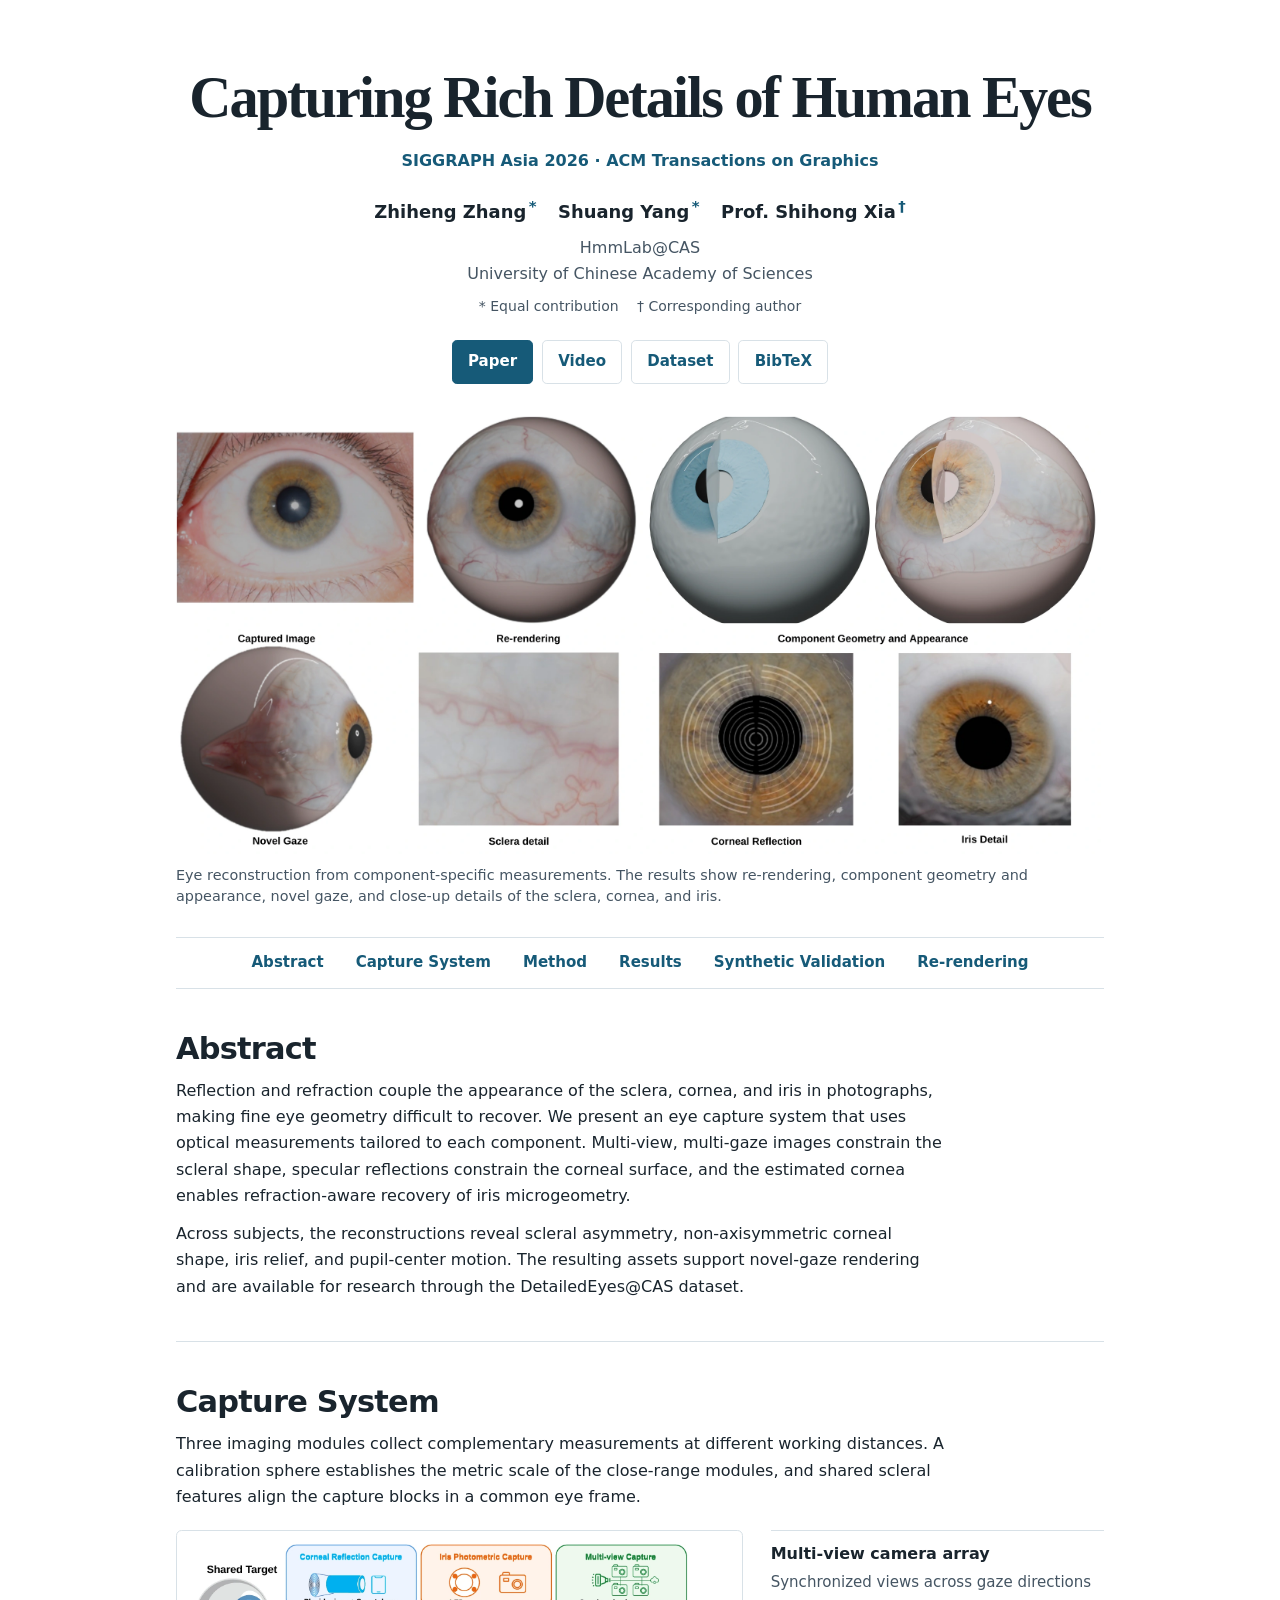
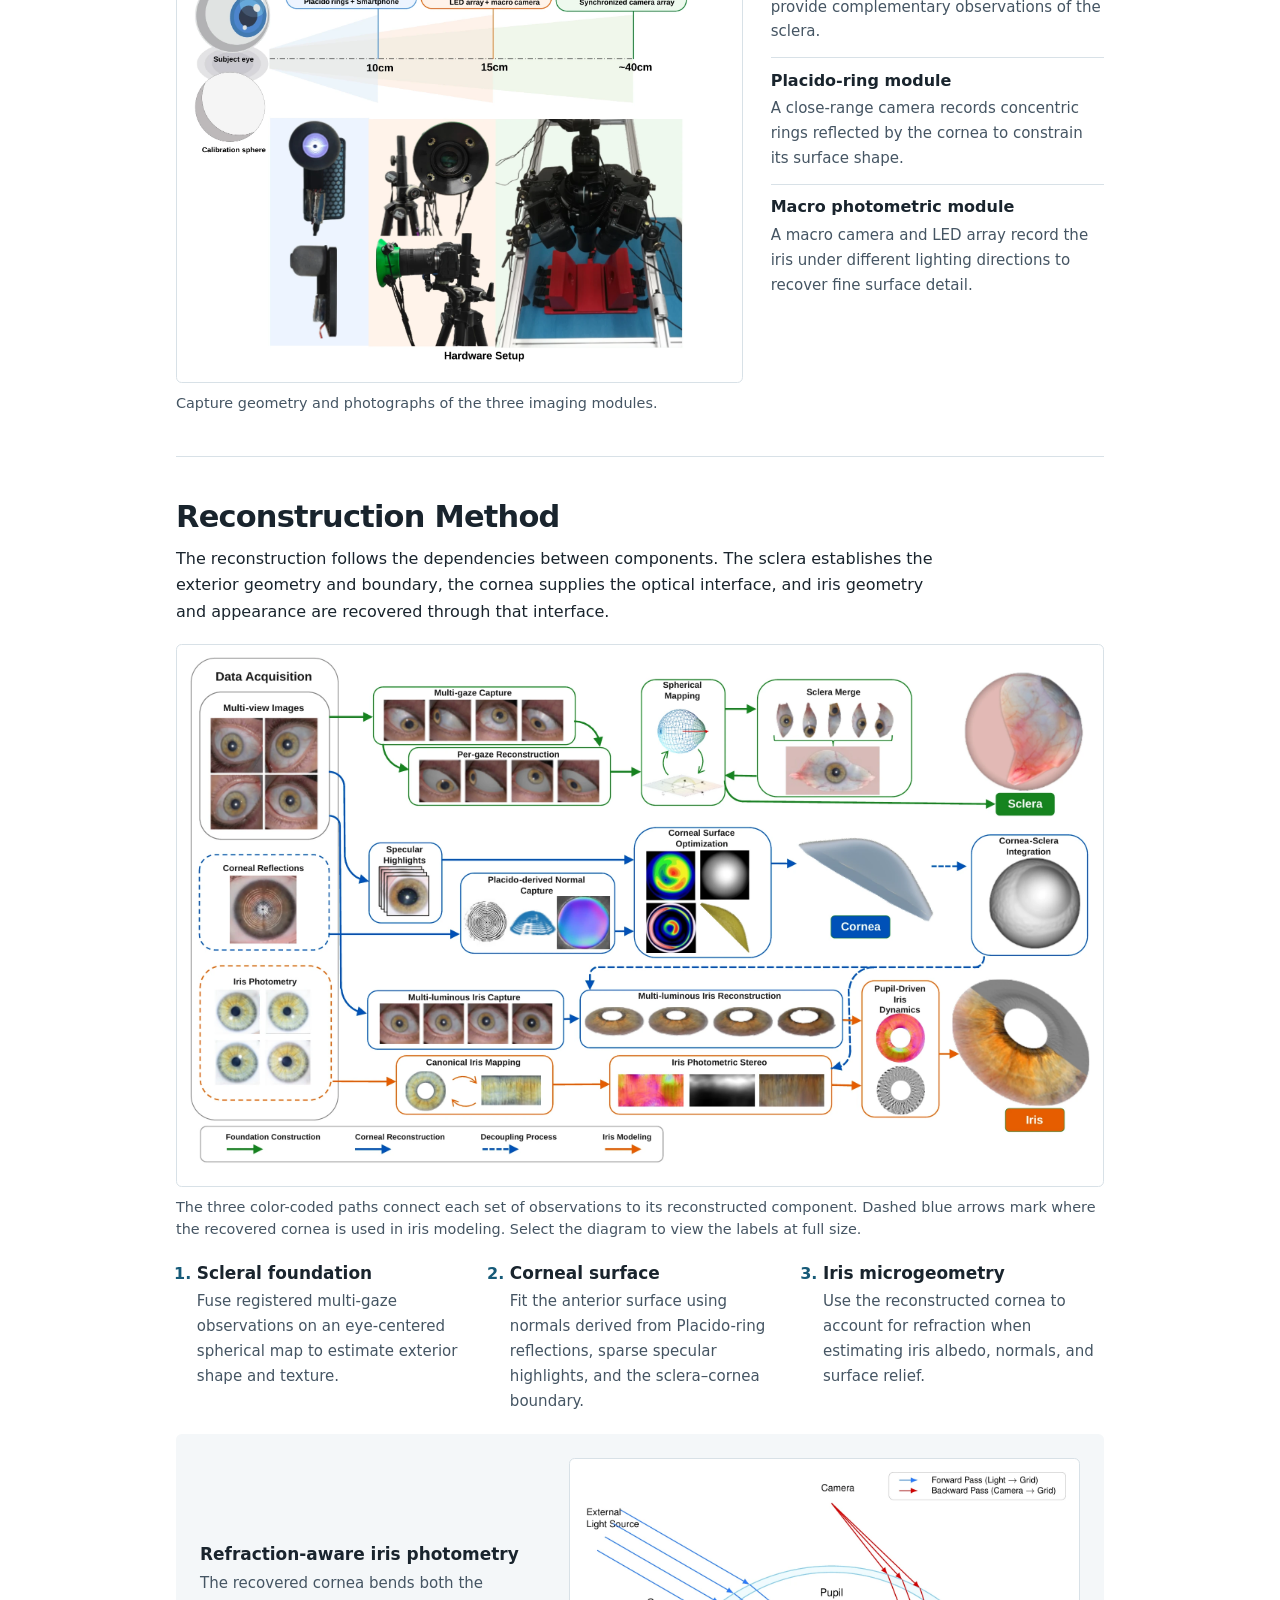
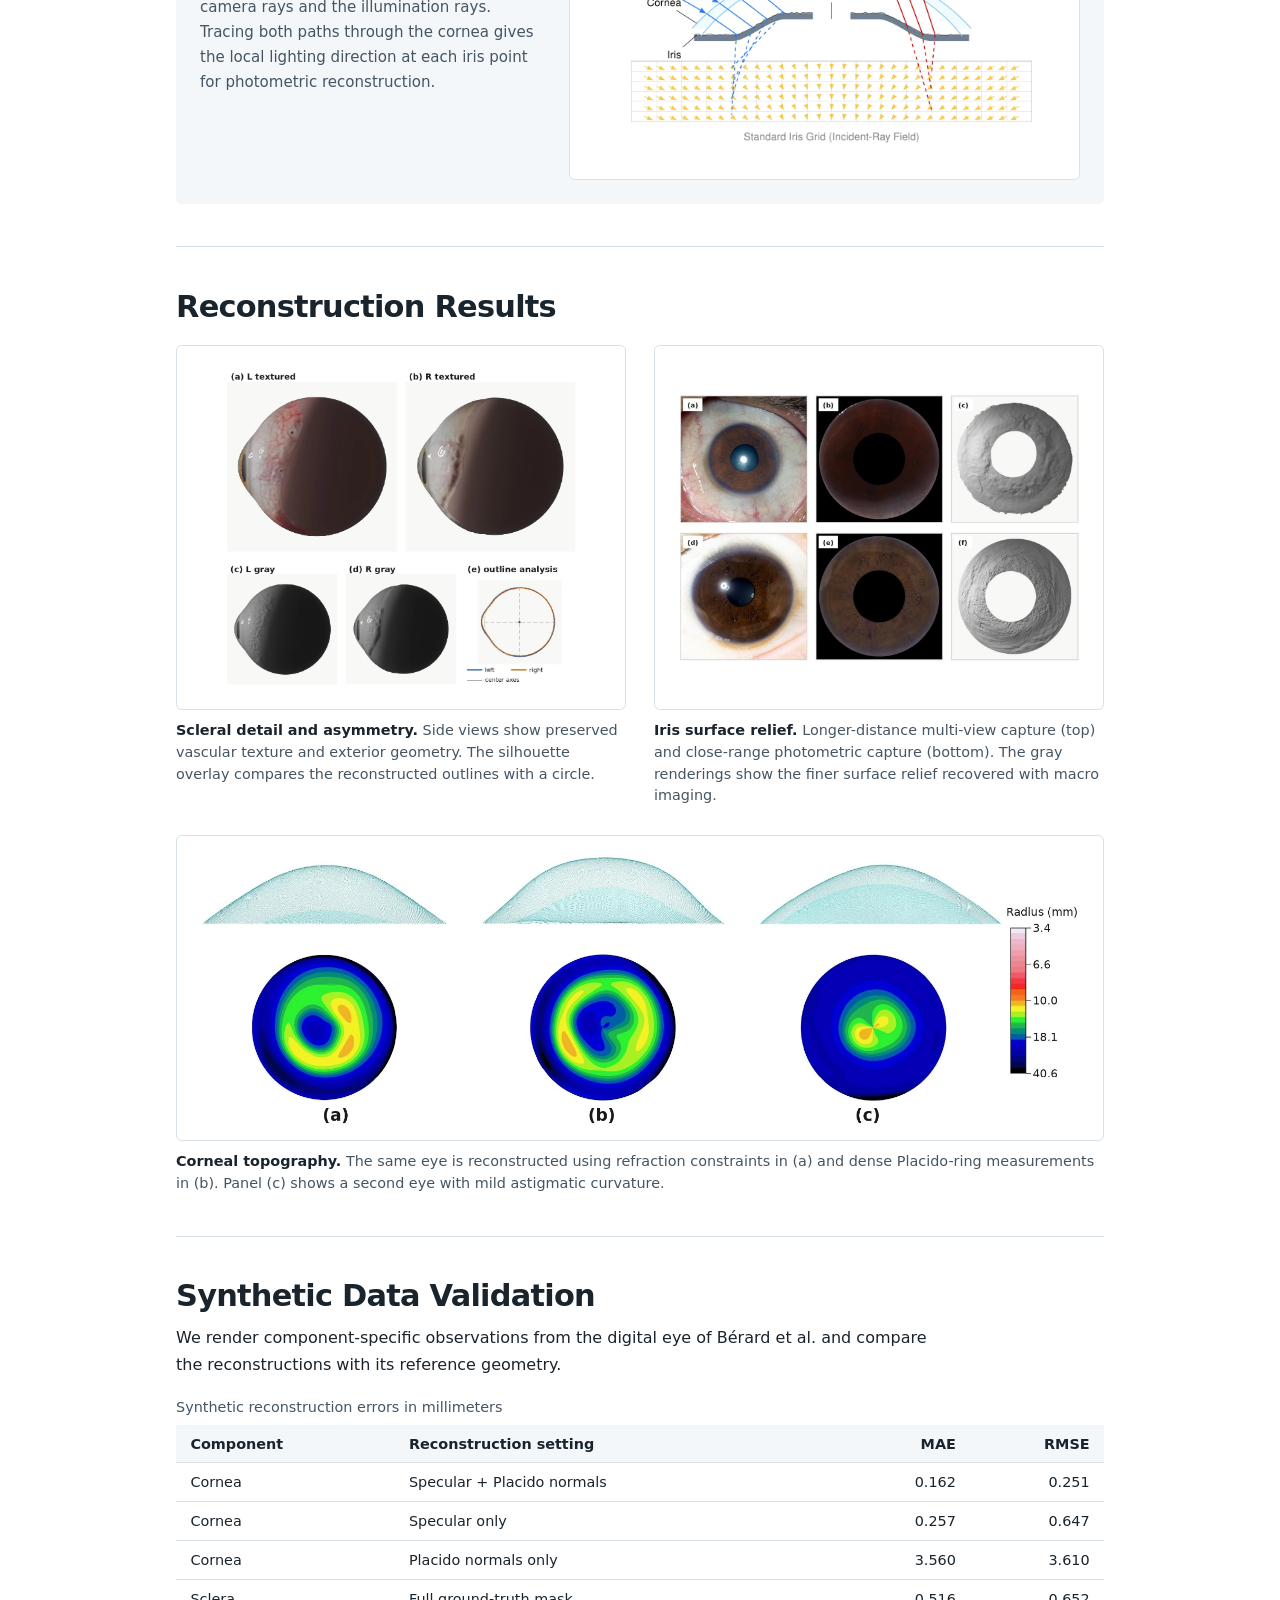
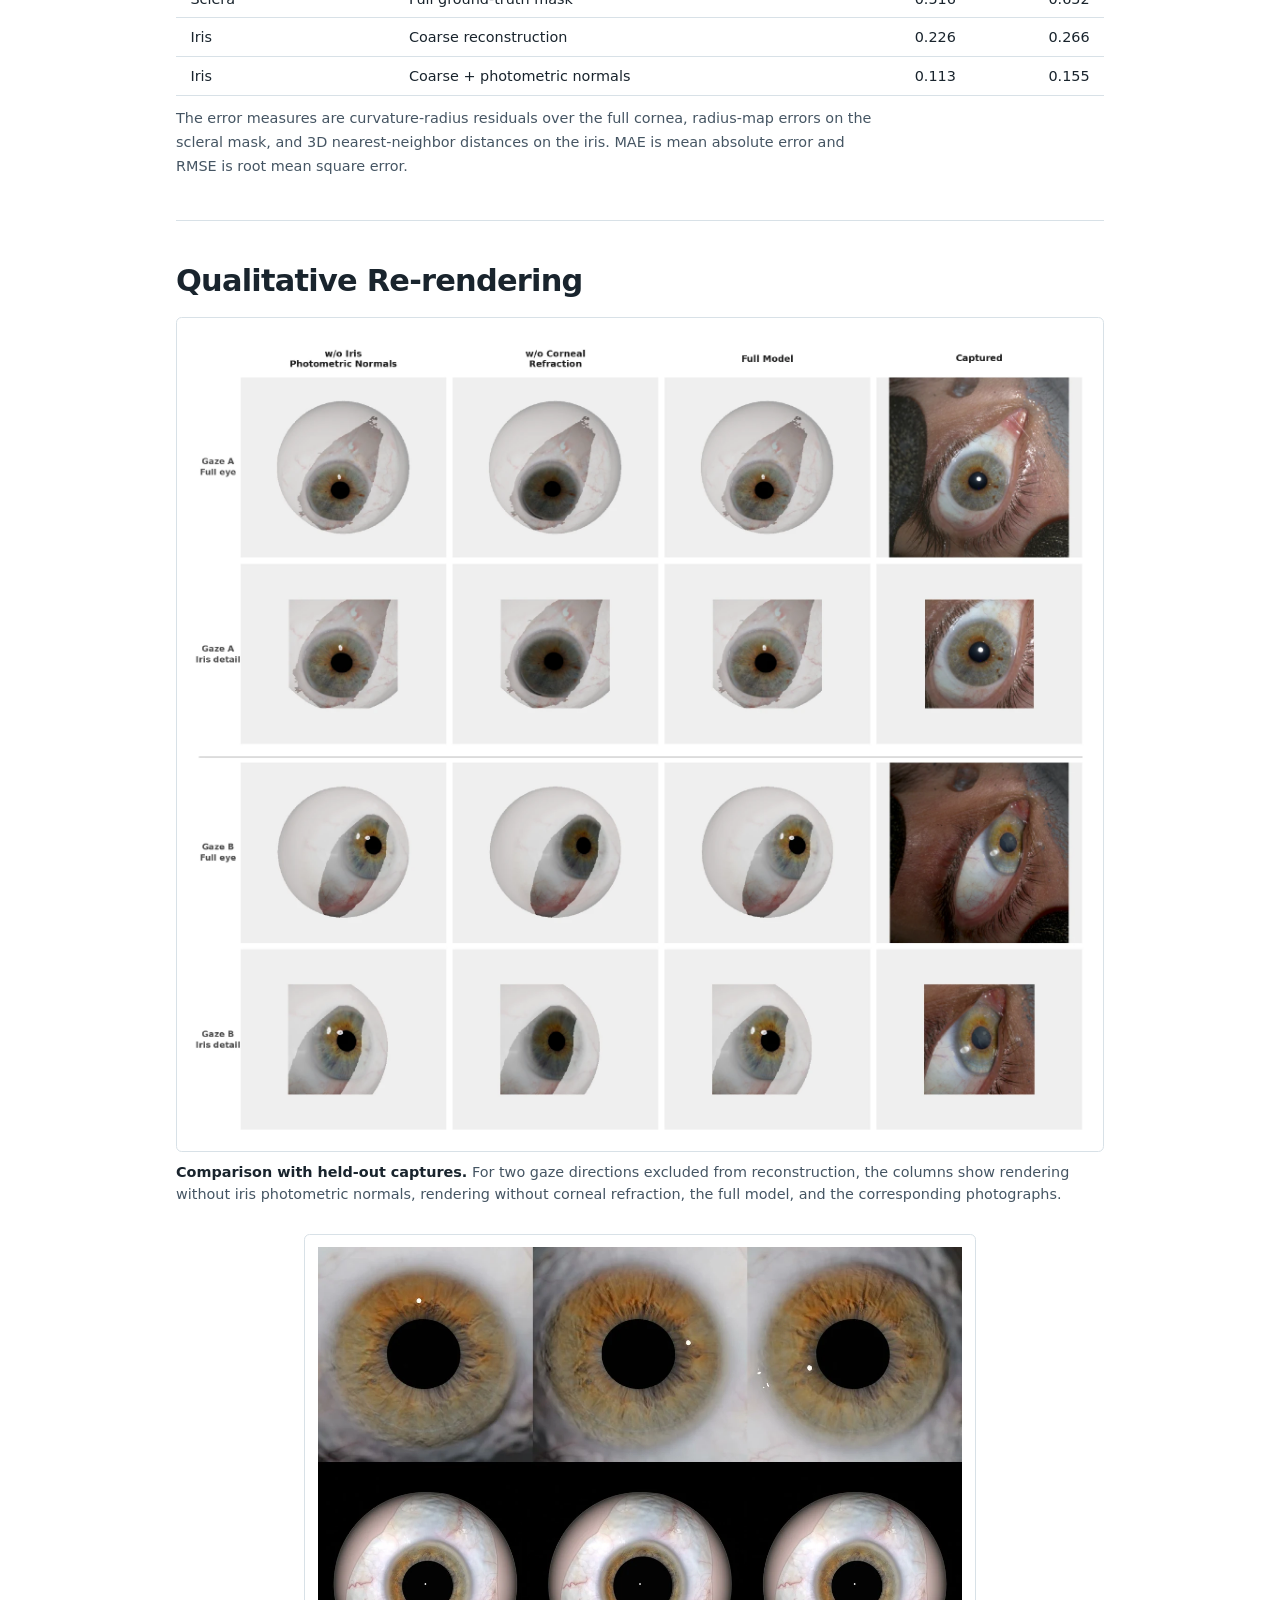
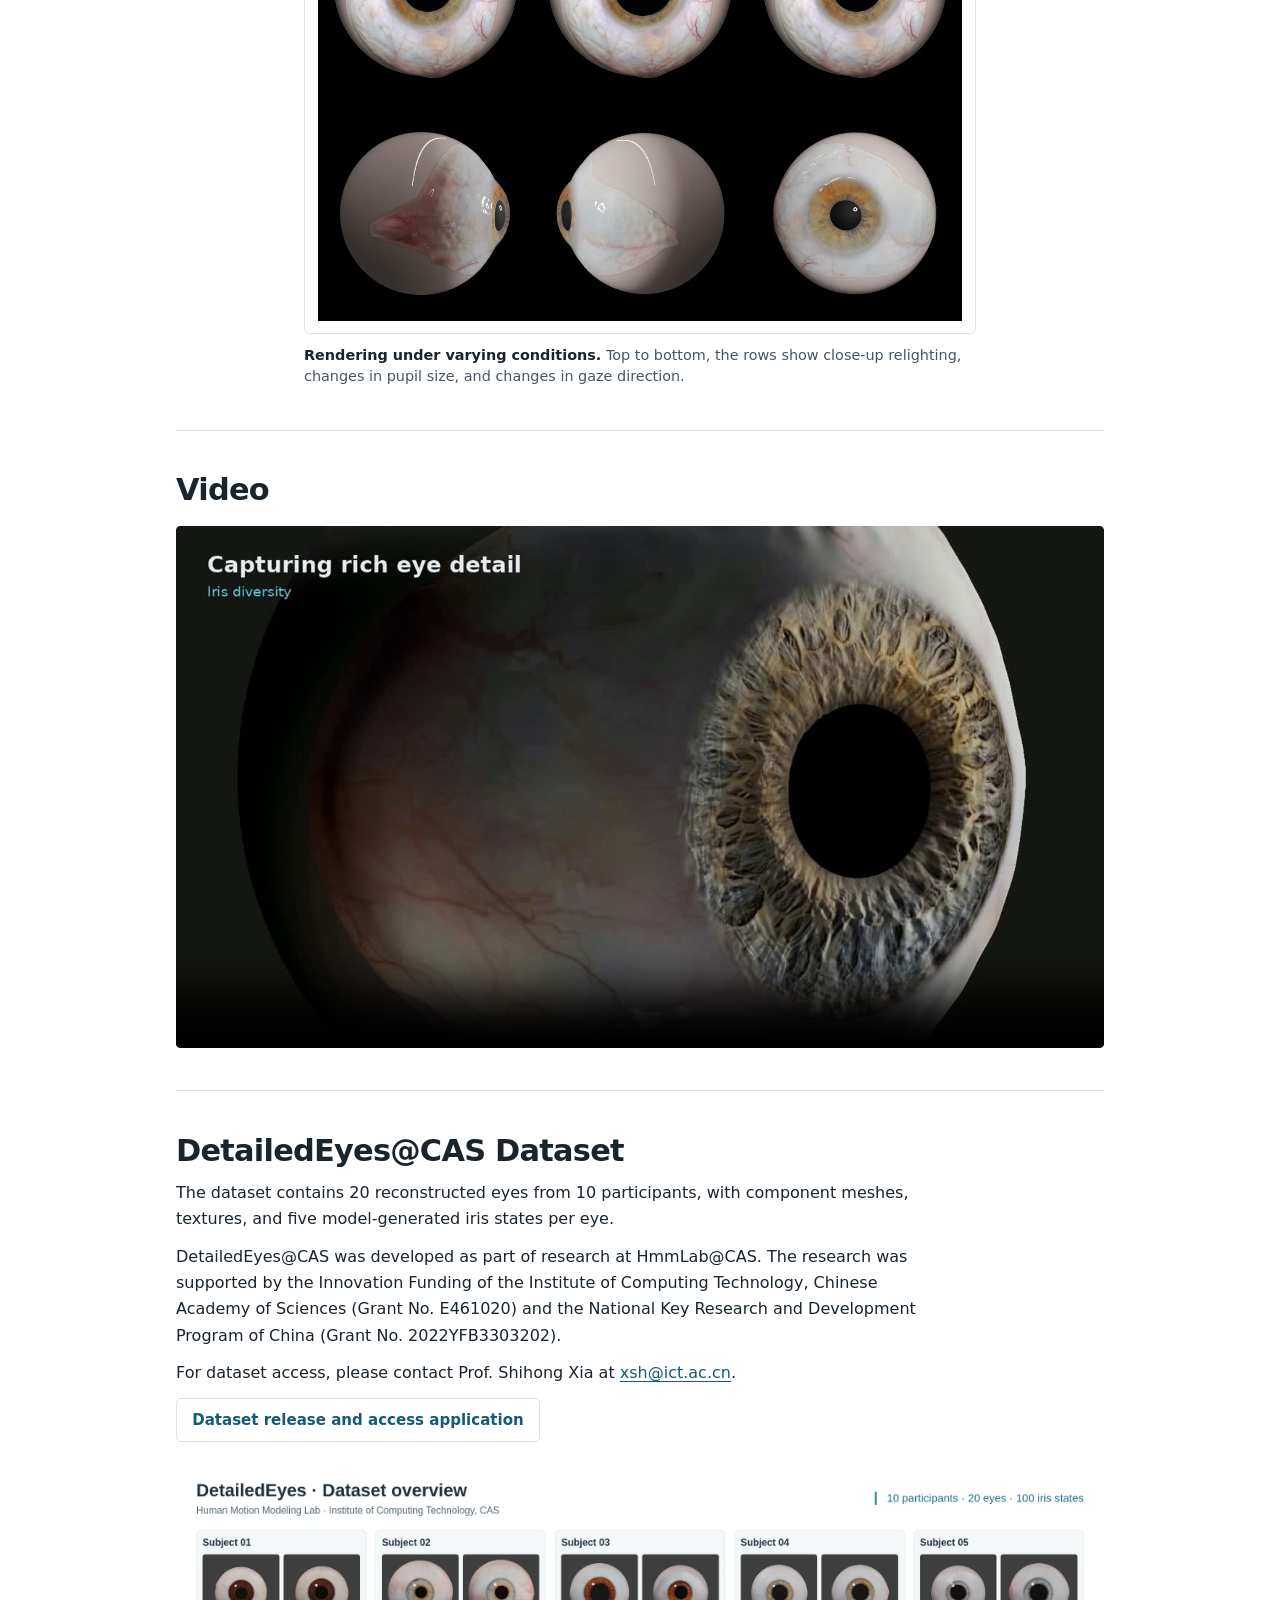
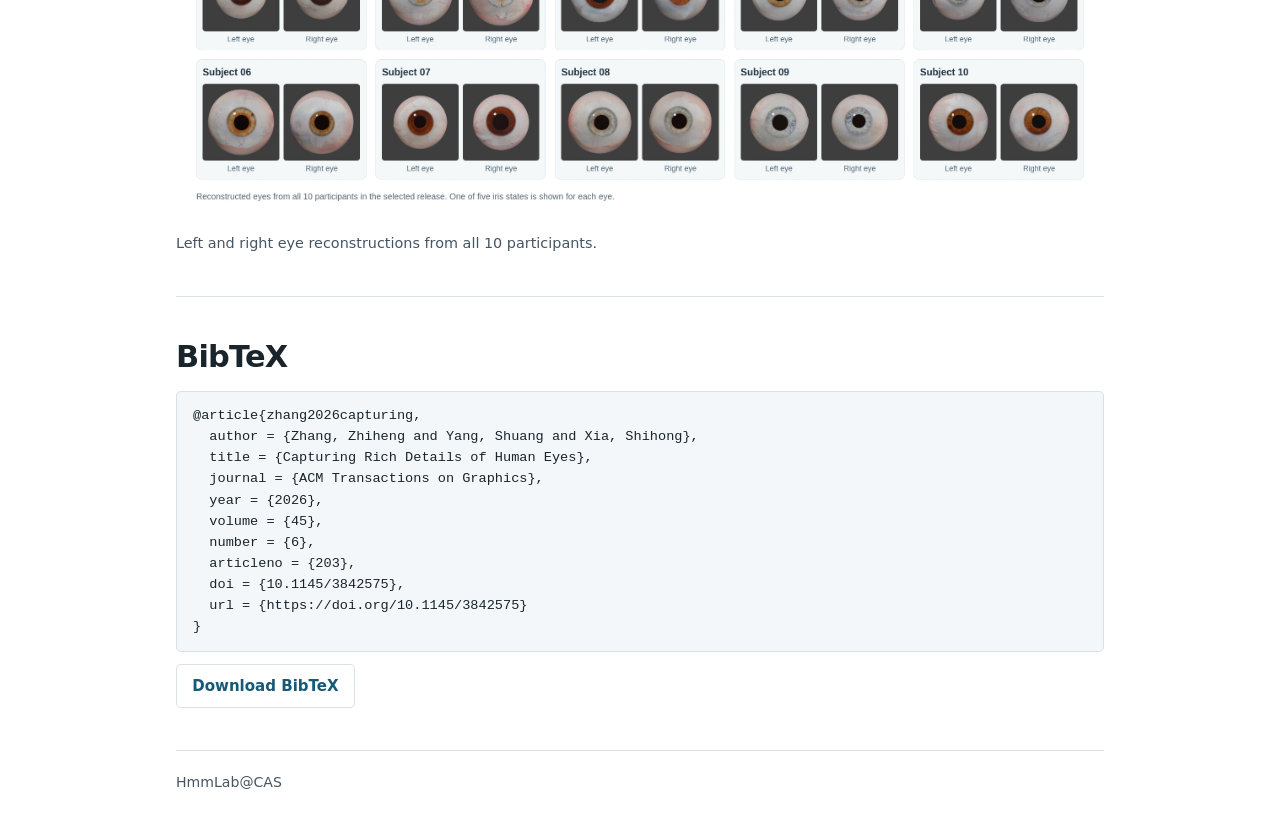
<file: index.html>
<!doctype html>
<html lang="en">
<head>
  <meta charset="utf-8">
  <meta name="viewport" content="width=device-width, initial-scale=1">
  <meta name="description" content="Capturing Rich Details of Human Eyes. A SIGGRAPH Asia 2026 project on reconstructing scleral shape, corneal topography, and iris microgeometry.">
  <meta name="citation_title" content="Capturing Rich Details of Human Eyes">
  <meta name="citation_author" content="Zhang, Zhiheng">
  <meta name="citation_author" content="Yang, Shuang">
  <meta name="citation_author" content="Xia, Shihong">
  <meta name="citation_doi" content="10.1145/3842575">
  <title>Capturing Rich Details of Human Eyes</title>
  <link rel="stylesheet" href="style.css?v=4">
</head>
<body>
  <header class="shell paper-header">
    <h1>Capturing Rich Details of Human Eyes</h1>
    <p class="venue">SIGGRAPH Asia 2026 · ACM Transactions on Graphics</p>
    <ul class="authors" aria-label="Authors">
      <li>Zhiheng Zhang<sup>*</sup></li>
      <li>Shuang Yang<sup>*</sup></li>
      <li>Prof. Shihong Xia<sup>†</sup></li>
    </ul>
    <p class="affiliation">HmmLab@CAS<br>University of Chinese Academy of Sciences</p>
    <p class="author-notes"><span>* Equal contribution</span><span>† Corresponding author</span></p>
    <nav class="actions" aria-label="Project resources">
      <a class="button primary" href="https://doi.org/10.1145/3842575">Paper</a>
      <a class="button" href="#video">Video</a>
      <a class="button" href="#dataset">Dataset</a>
      <a class="button" href="#citation">BibTeX</a>
    </nav>
  </header>

  <main>
    <figure class="shell teaser">
      <a href="assets/teaser.webp" aria-label="Open the full-size reconstruction figure"><img src="assets/teaser.webp" width="2400" height="1134" alt="Captured eye, reconstructed and rendered eye, component geometry and appearance, novel gaze, scleral vessels, corneal reflections, and iris detail"></a>
      <figcaption>Eye reconstruction from component-specific measurements. The results show re-rendering, component geometry and appearance, novel gaze, and close-up details of the sclera, cornea, and iris.</figcaption>
    </figure>

    <nav class="shell section-nav" aria-label="Research sections">
      <a href="#abstract">Abstract</a>
      <a href="#capture">Capture System</a>
      <a href="#method">Method</a>
      <a href="#results">Results</a>
      <a href="#synthetic-validation">Synthetic Validation</a>
      <a href="#rerendering">Re-rendering</a>
    </nav>

    <section class="shell section" id="abstract">
      <h2>Abstract</h2>
      <p>Reflection and refraction couple the appearance of the sclera, cornea, and iris in photographs, making fine eye geometry difficult to recover. We present an eye capture system that uses optical measurements tailored to each component. Multi-view, multi-gaze images constrain the scleral shape, specular reflections constrain the corneal surface, and the estimated cornea enables refraction-aware recovery of iris microgeometry.</p>
      <p>Across subjects, the reconstructions reveal scleral asymmetry, non-axisymmetric corneal shape, iris relief, and pupil-center motion. The resulting assets support novel-gaze rendering and are available for research through the DetailedEyes@CAS dataset.</p>
    </section>

    <section class="shell section" id="capture">
      <h2>Capture System</h2>
      <p>Three imaging modules collect complementary measurements at different working distances. A calibration sphere establishes the metric scale of the close-range modules, and shared scleral features align the capture blocks in a common eye frame.</p>
      <div class="capture-layout">
        <figure class="paper-figure">
          <a href="assets/capture-hardware.webp"><img src="assets/capture-hardware.webp" width="1600" height="1261" alt="Capture layout and photographs of the smartphone with a Placido-ring attachment, macro camera and lighting array, and synchronized multi-view camera rig" loading="lazy"></a>
          <figcaption>Capture geometry and photographs of the three imaging modules.</figcaption>
        </figure>
        <dl class="capture-modules">
          <div><dt>Multi-view camera array</dt><dd>Synchronized views across gaze directions provide complementary observations of the sclera.</dd></div>
          <div><dt>Placido-ring module</dt><dd>A close-range camera records concentric rings reflected by the cornea to constrain its surface shape.</dd></div>
          <div><dt>Macro photometric module</dt><dd>A macro camera and LED array record the iris under different lighting directions to recover fine surface detail.</dd></div>
        </dl>
      </div>
    </section>

    <section class="shell section" id="method">
      <h2>Reconstruction Method</h2>
      <p>The reconstruction follows the dependencies between components. The sclera establishes the exterior geometry and boundary, the cornea supplies the optical interface, and iris geometry and appearance are recovered through that interface.</p>
      <figure class="paper-figure">
        <a href="assets/reconstruction-pipeline.webp"><img src="assets/reconstruction-pipeline.webp" width="2400" height="1374" alt="Full reconstruction pipeline tracing the multi-view images, corneal reflections, and iris illumination images through the sclera, cornea, and iris reconstruction stages" loading="lazy"></a>
        <figcaption>The three color-coded paths connect each set of observations to its reconstructed component. Dashed blue arrows mark where the recovered cornea is used in iris modeling. Select the diagram to view the labels at full size.</figcaption>
      </figure>
      <ol class="method-stages">
        <li><h3>Scleral foundation</h3><p>Fuse registered multi-gaze observations on an eye-centered spherical map to estimate exterior shape and texture.</p></li>
        <li><h3>Corneal surface</h3><p>Fit the anterior surface using normals derived from Placido-ring reflections, sparse specular highlights, and the sclera–cornea boundary.</p></li>
        <li><h3>Iris microgeometry</h3><p>Use the reconstructed cornea to account for refraction when estimating iris albedo, normals, and surface relief.</p></li>
      </ol>
      <div class="method-detail">
        <div>
          <h3>Refraction-aware iris photometry</h3>
          <p>The recovered cornea bends both the camera rays and the illumination rays. Tracing both paths through the cornea gives the local lighting direction at each iris point for photometric reconstruction.</p>
        </div>
        <figure class="paper-figure">
          <a href="assets/iris-refraction.webp"><img src="assets/iris-refraction.webp" width="1300" height="792" alt="Illumination rays and backward camera rays refract through the cornea to an iris grid with spatially varying incident light directions" loading="lazy"></a>
        </figure>
      </div>
    </section>

    <section class="shell section" id="results">
      <h2>Reconstruction Results</h2>
      <div class="results-grid">
        <figure class="paper-figure">
          <a href="assets/sclera-detail.webp"><img src="assets/sclera-detail.webp" width="1150" height="1047" alt="Textured and gray-shaded side views of the left and right eyes, alongside an outline comparison" loading="lazy"></a>
          <figcaption><strong>Scleral detail and asymmetry.</strong> Side views show preserved vascular texture and exterior geometry. The silhouette overlay compares the reconstructed outlines with a circle.</figcaption>
        </figure>
        <figure class="paper-figure">
          <a href="assets/iris-detail.webp"><img src="assets/iris-detail.webp" width="1400" height="945" alt="Longer-distance and close-range capture crops, reconstructed iris appearance, and gray-shaded renderings of the recovered iris surface" loading="lazy"></a>
          <figcaption><strong>Iris surface relief.</strong> Longer-distance multi-view capture (top) and close-range photometric capture (bottom). The gray renderings show the finer surface relief recovered with macro imaging.</figcaption>
        </figure>
        <figure class="paper-figure wide-result">
          <a href="assets/cornea-topography.webp"><img src="assets/cornea-topography.webp" width="1700" height="525" alt="Three corneal reconstructions with side-view point clouds and axial radius maps comparing a refraction constraint with dense Placido-ring measurements" loading="lazy"></a>
          <figcaption><strong>Corneal topography.</strong> The same eye is reconstructed using refraction constraints in (a) and dense Placido-ring measurements in (b). Panel (c) shows a second eye with mild astigmatic curvature.</figcaption>
        </figure>
      </div>
    </section>

    <section class="shell section" id="synthetic-validation">
      <h2>Synthetic Data Validation</h2>
      <p>We render component-specific observations from the digital eye of Bérard et al. and compare the reconstructions with its reference geometry.</p>
      <table class="metrics-table" aria-describedby="synthetic-metrics">
        <caption>Synthetic reconstruction errors in millimeters</caption>
        <thead>
          <tr><th scope="col">Component</th><th scope="col">Reconstruction setting</th><th scope="col">MAE</th><th scope="col">RMSE</th></tr>
        </thead>
        <tbody>
          <tr><td>Cornea</td><th scope="row">Specular + Placido normals</th><td>0.162</td><td>0.251</td></tr>
          <tr><td>Cornea</td><th scope="row">Specular only</th><td>0.257</td><td>0.647</td></tr>
          <tr><td>Cornea</td><th scope="row">Placido normals only</th><td>3.560</td><td>3.610</td></tr>
          <tr><td>Sclera</td><th scope="row">Full ground-truth mask</th><td>0.516</td><td>0.652</td></tr>
          <tr><td>Iris</td><th scope="row">Coarse reconstruction</th><td>0.226</td><td>0.266</td></tr>
          <tr><td>Iris</td><th scope="row">Coarse + photometric normals</th><td>0.113</td><td>0.155</td></tr>
        </tbody>
      </table>
      <p id="synthetic-metrics" class="metrics-note">The error measures are curvature-radius residuals over the full cornea, radius-map errors on the scleral mask, and 3D nearest-neighbor distances on the iris. MAE is mean absolute error and RMSE is root mean square error.</p>
    </section>

    <section class="shell section" id="rerendering">
      <h2>Qualitative Re-rendering</h2>
      <figure class="paper-figure">
        <a href="assets/held-out-gaze.webp"><img src="assets/held-out-gaze.webp" width="1920" height="1722" alt="Full-eye views and iris close-ups for two held-out gaze directions, comparing two ablations, the full model, and captured photographs" loading="lazy"></a>
        <figcaption><strong>Comparison with held-out captures.</strong> For two gaze directions excluded from reconstruction, the columns show rendering without iris photometric normals, rendering without corneal refraction, the full model, and the corresponding photographs.</figcaption>
      </figure>
      <figure class="paper-figure asset-rendering">
        <a href="assets/asset-rendering.webp"><img src="assets/asset-rendering.webp" width="1260" height="1316" alt="Three rows of reconstructed eye renderings showing changes in illumination, pupil size, and gaze direction" loading="lazy"></a>
        <figcaption><strong>Rendering under varying conditions.</strong> Top to bottom, the rows show close-up relighting, changes in pupil size, and changes in gaze direction.</figcaption>
      </figure>
    </section>

    <section class="shell section" id="video">
      <h2>Video</h2>
      <video controls playsinline preload="none" poster="assets/demo-poster.jpg" aria-label="Capturing Rich Details of Human Eyes project video">
        <source src="assets/demo.mp4" type='video/mp4; codecs="avc1.640028, mp4a.40.2"'>
        <source src="assets/demo.webm" type="video/webm">
        <track src="assets/demo.en.vtt" kind="subtitles" srclang="en" label="English">
        <a href="assets/demo.mp4">Open the video</a>
      </video>
    </section>

    <section class="shell section" id="dataset">
      <h2>DetailedEyes@CAS Dataset</h2>
      <p>The dataset contains 20 reconstructed eyes from 10 participants, with component meshes, textures, and five model-generated iris states per eye.</p>
      <p>DetailedEyes@CAS was developed as part of research at HmmLab@CAS. The research was supported by the Innovation Funding of the Institute of Computing Technology, Chinese Academy of Sciences (Grant No. E461020) and the National Key Research and Development Program of China (Grant No. 2022YFB3303202).</p>
      <p>For dataset access, please contact Prof. Shihong Xia at <a href="mailto:xsh@ict.ac.cn">xsh@ict.ac.cn</a>.</p>
      <p><a class="button" href="dataset/">Dataset release and access application</a></p>
      <figure>
        <a href="assets/dataset-overview.webp" aria-label="Open the full-size dataset overview"><img src="assets/dataset-overview.webp" width="2200" height="859" alt="Rendered left and right eyes of the ten participants in DetailedEyes@CAS" loading="lazy"></a>
        <figcaption>Left and right eye reconstructions from all 10 participants.</figcaption>
      </figure>
    </section>

    <section class="shell section citation" id="citation">
      <h2>BibTeX</h2>
      <pre tabindex="0" aria-label="BibTeX entry"><code>@article{zhang2026capturing,
  author = {Zhang, Zhiheng and Yang, Shuang and Xia, Shihong},
  title = {Capturing Rich Details of Human Eyes},
  journal = {ACM Transactions on Graphics},
  year = {2026},
  volume = {45},
  number = {6},
  articleno = {203},
  doi = {10.1145/3842575},
  url = {https://doi.org/10.1145/3842575}
}</code></pre>
      <a class="button" href="assets/citation.bib" download>Download BibTeX</a>
    </section>
  </main>
  <footer class="shell footer">HmmLab@CAS</footer>
</body>
</html>
</file>
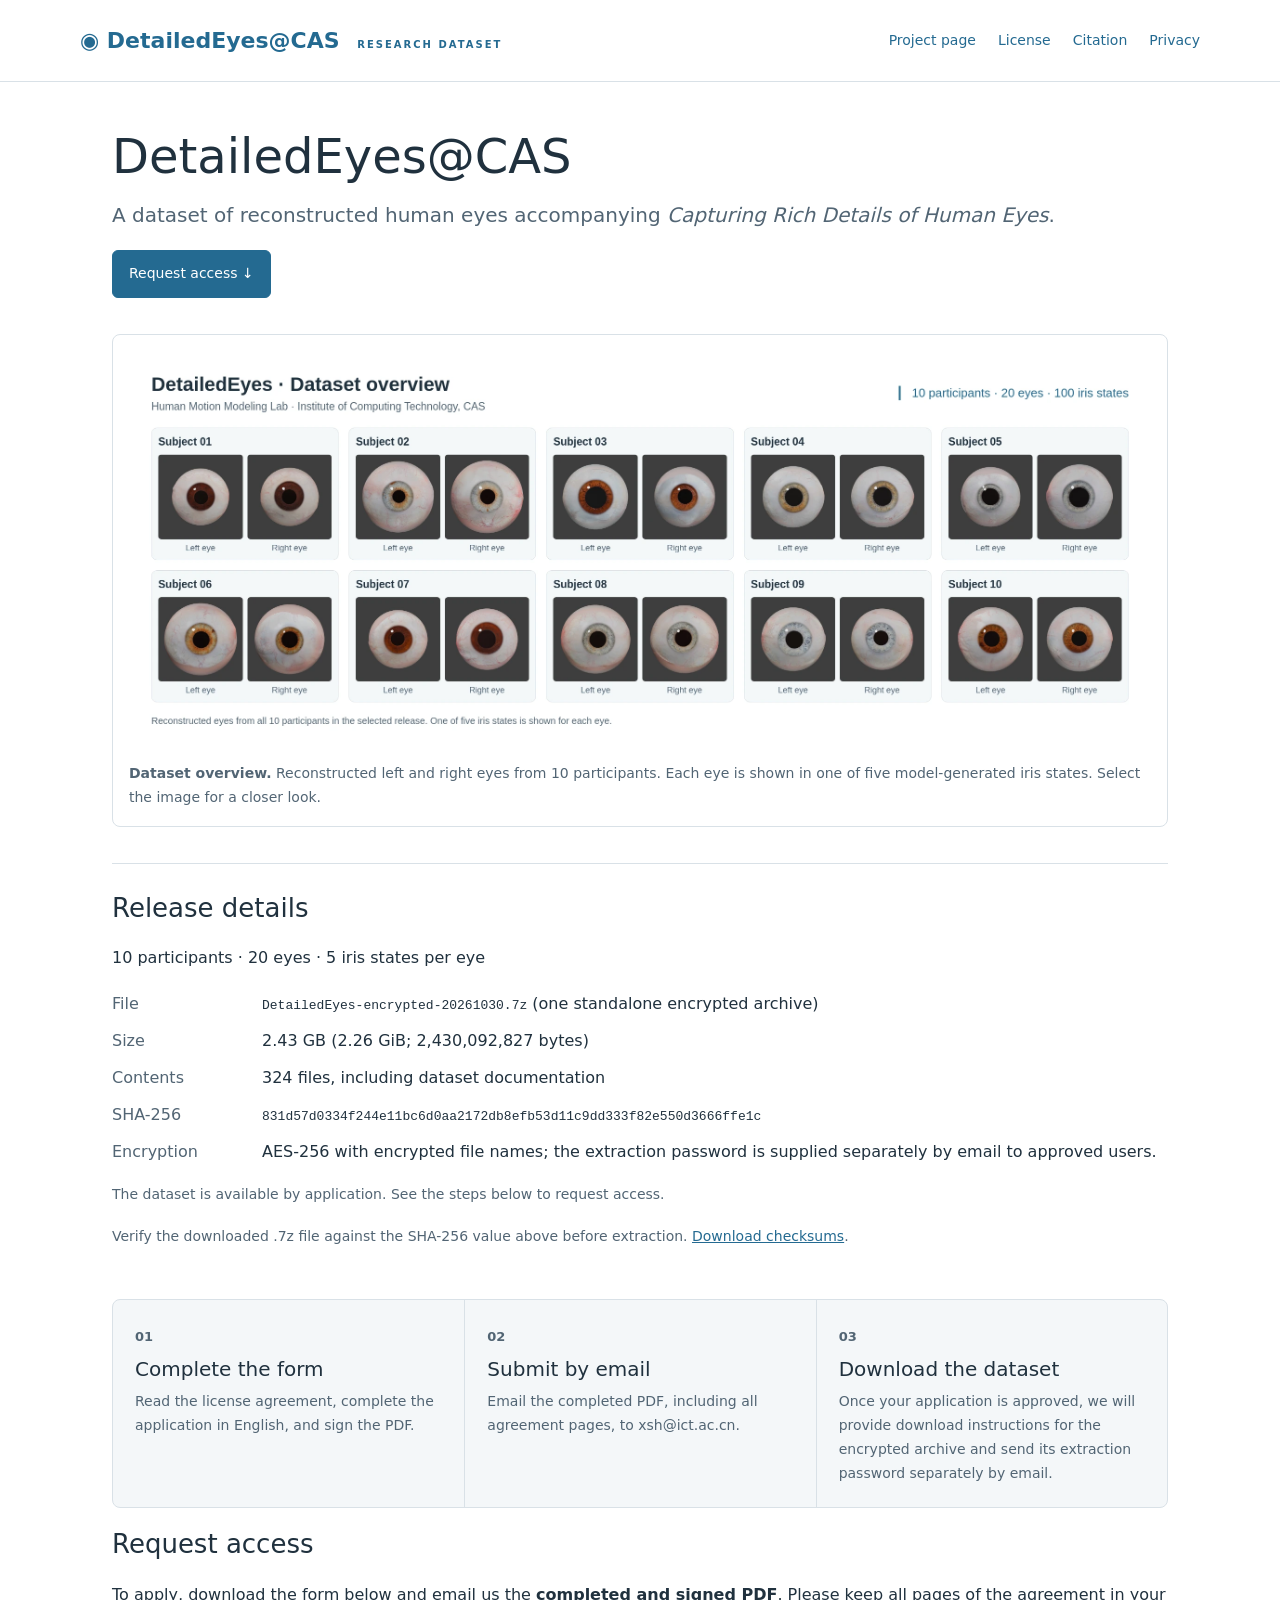
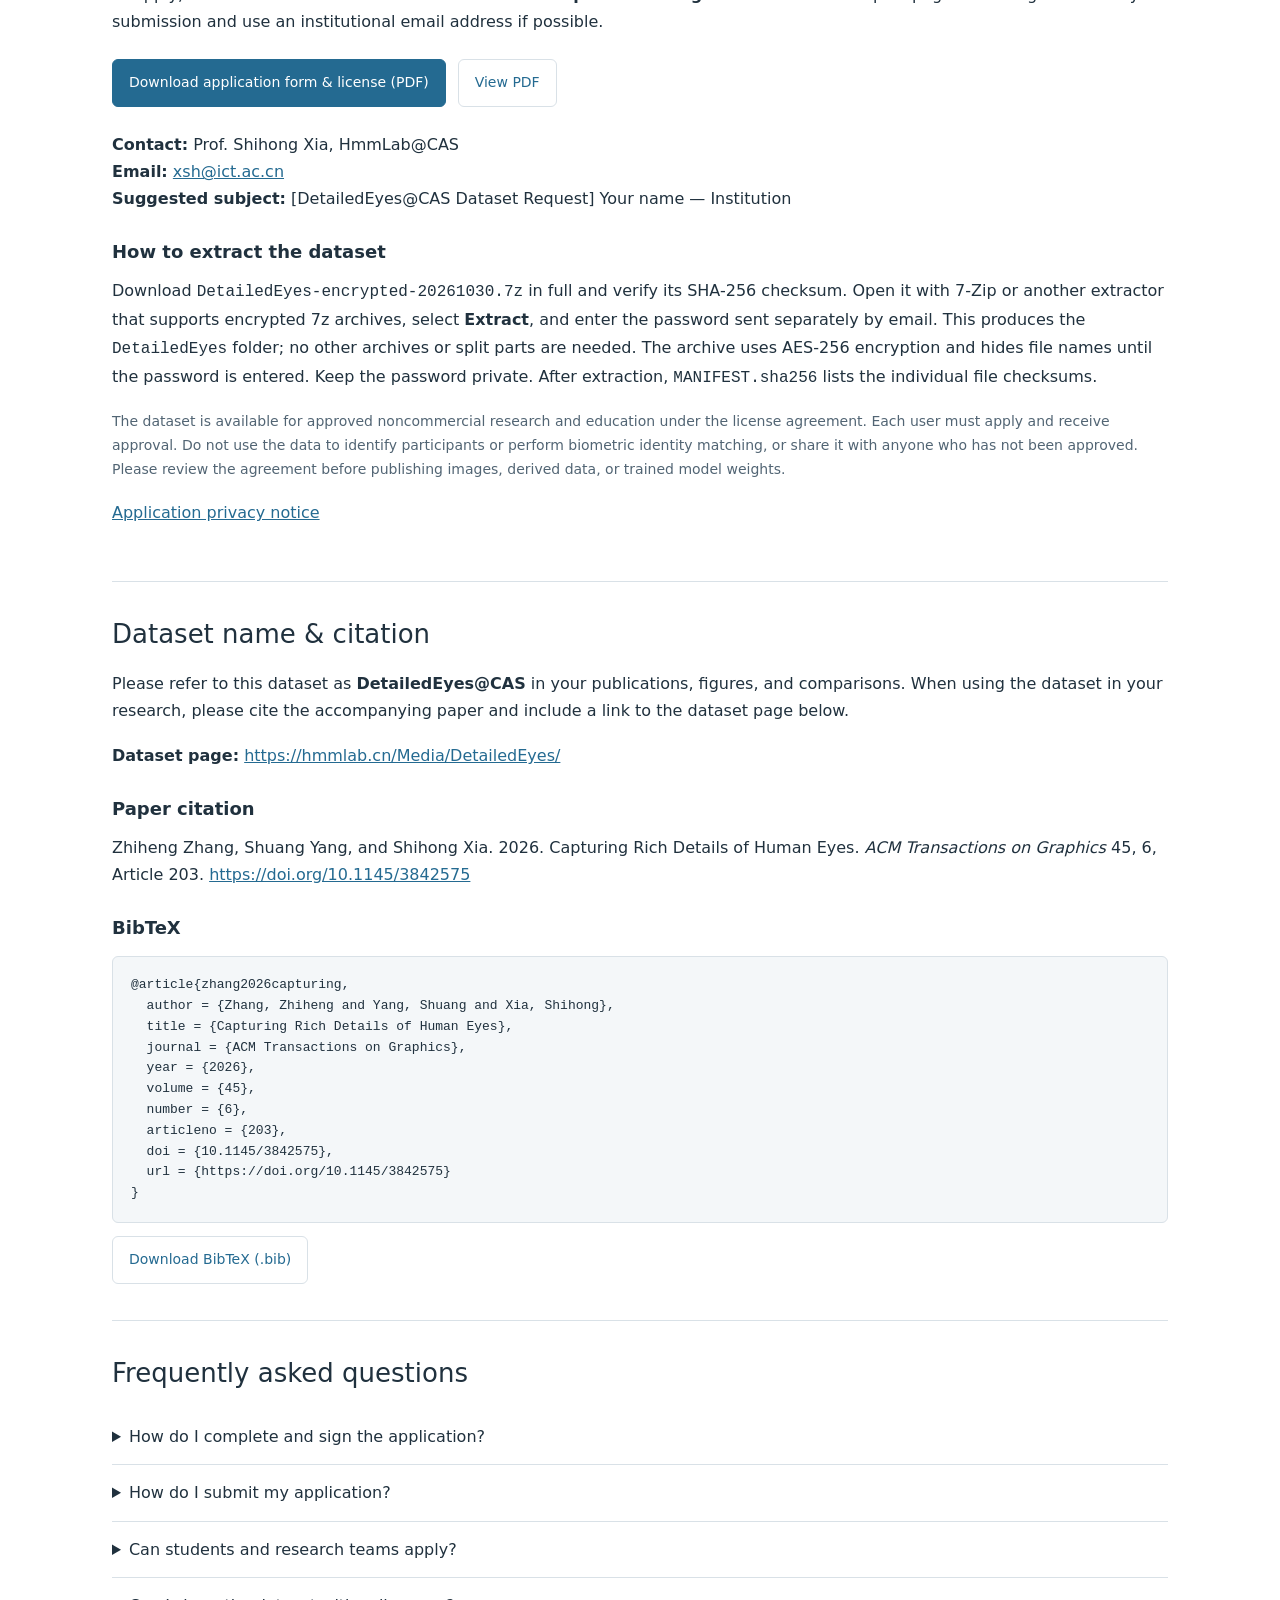
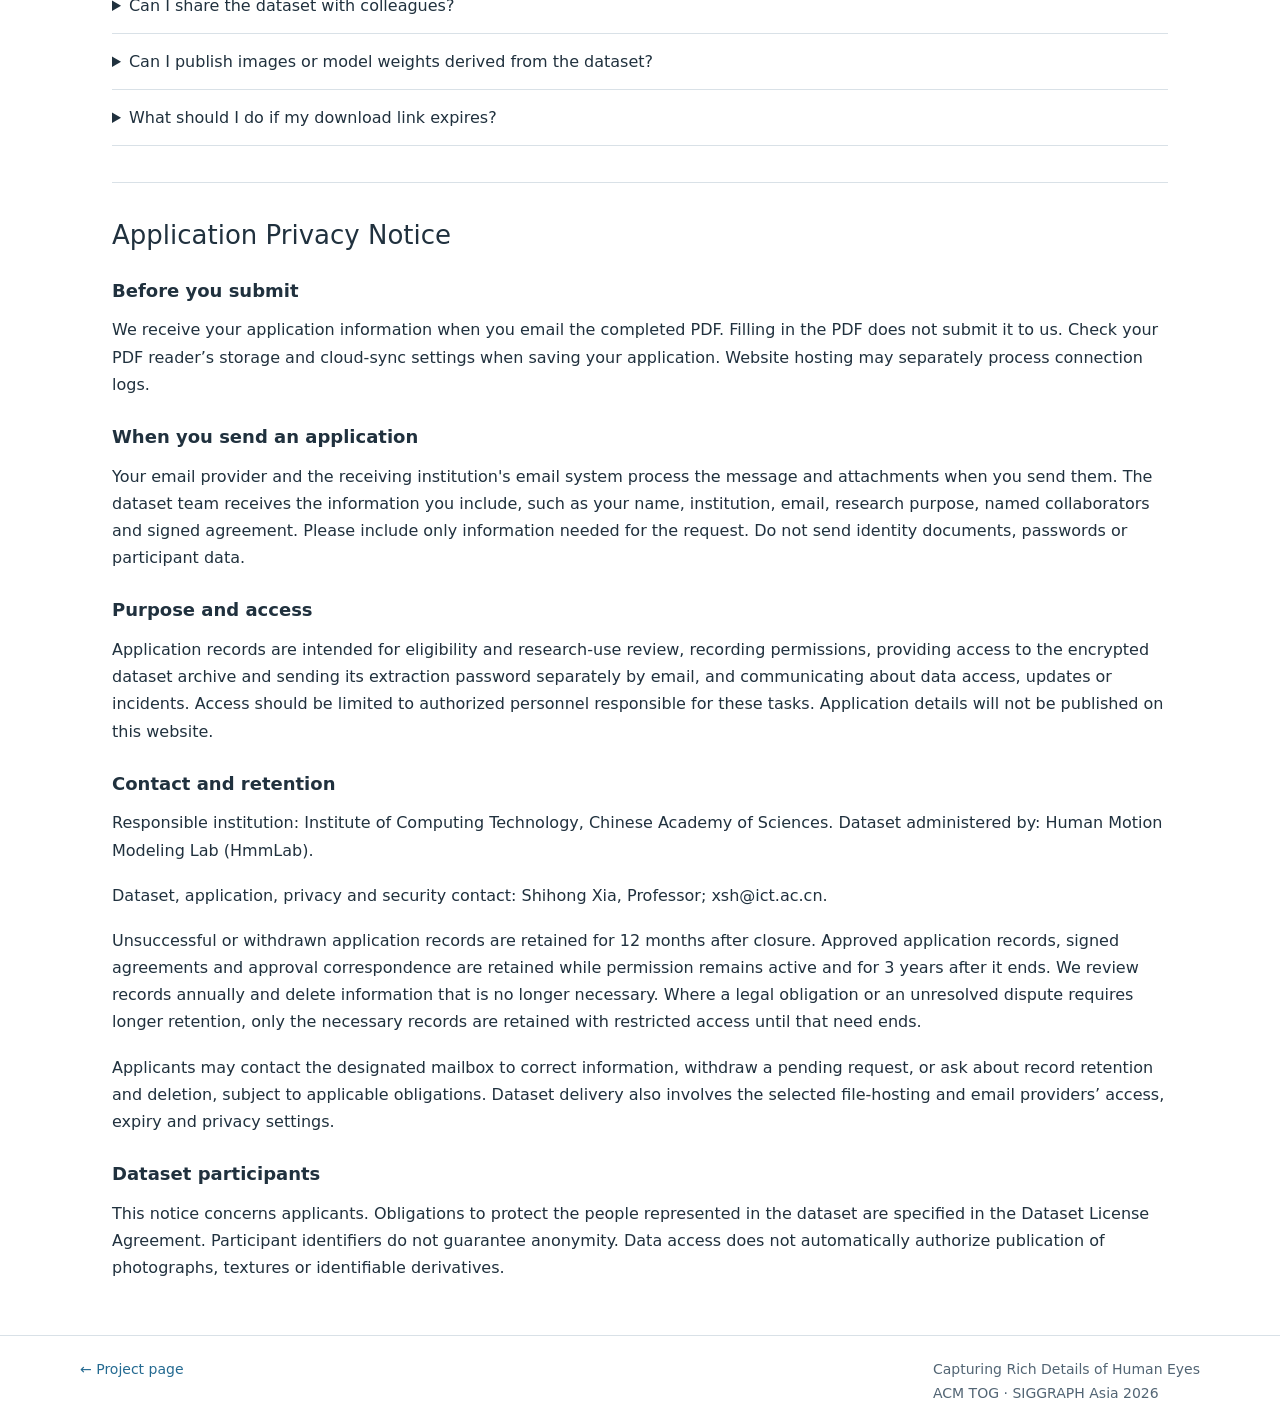
<file: dataset/index.html>
<!doctype html>
<html lang="en"><head><meta charset="utf-8"><meta name="viewport" content="width=device-width, initial-scale=1"><meta name="description" content="Request research access to the DetailedEyes@CAS dataset."><title>Dataset access · DetailedEyes@CAS</title><link rel="canonical" href="https://hmmlab.cn/Media/DetailedEyes/"><style>
:root{color:#20313e;background:#fff;font:16px/1.7 system-ui,-apple-system,"Segoe UI",sans-serif;color-scheme:light}*{box-sizing:border-box}body{margin:0}a{color:#246a91}a:hover{text-decoration:underline}:focus-visible{outline:2px solid #246a91;outline-offset:4px}header,footer{display:flex;justify-content:space-between;gap:24px;padding:22px max(5%,calc((100vw - 1120px)/2));border-bottom:1px solid #d9e1e7}header a,footer a{text-decoration:none}.brand{font-size:22px;font-weight:600}.brand small{font-size:10px;letter-spacing:2px;margin-left:10px}nav{display:flex;gap:22px;align-items:center;font-size:14px}main{max-width:1120px;padding:0 32px;margin:auto}h1,h2{line-height:1.25;font-weight:500}h1{font-size:48px;margin:12px 0}h2{font-size:26px;margin:0 0 20px}h3{font-size:18px;margin:24px 0 10px}p{margin:0 0 18px}.access-intro{padding:32px 0 8px}.lead{font-size:20px;color:#526574}.button{display:inline-block;border:1px solid #d9e1e7;border-radius:6px;padding:11px 16px;text-decoration:none;font-size:14px}.primary{background:#246a91;color:white;border-color:#246a91}.document-links{display:flex;gap:12px;flex-wrap:wrap;margin:24px 0}.dataset-overview{margin:28px 0 36px;padding:16px;border:1px solid #d9e1e7;border-radius:8px}.dataset-overview img{display:block;width:100%;height:auto}.dataset-overview figcaption,.note{font-size:14px;color:#526574}.dataset-overview figcaption{margin-top:12px}.workflow{display:grid;grid-template-columns:repeat(3,minmax(0,1fr));background:#f4f7f9;border:1px solid #d9e1e7;border-radius:8px}.workflow>div{padding:22px}.workflow>div+div{border-left:1px solid #d9e1e7}.workflow b{font-size:13px;color:#526574}.workflow h2{font-size:20px;margin:8px 0}.workflow p{font-size:14px;margin:0;color:#526574}#access{padding:20px 0 36px}.faq,#privacy{border-top:1px solid #d9e1e7;padding:36px 0}details{border-bottom:1px solid #d9e1e7;padding:14px 0}summary{cursor:pointer}details p{color:#526574;margin:12px 0 0}footer{border-top:1px solid #d9e1e7;border-bottom:0;font-size:14px;color:#526574}footer p{margin:0}#applicationMailbox,.subject{overflow-wrap:anywhere}@media(max-width:600px){header,footer{flex-direction:column;gap:12px;padding:20px}.brand small{display:none}main{padding:0 20px}h1{font-size:34px;overflow-wrap:anywhere}.workflow{grid-template-columns:1fr}.workflow>div+div{border-left:0;border-top:1px solid #d9e1e7}.dataset-overview{padding:8px}.document-links{flex-direction:column;align-items:flex-start}}
.archive-info{border-top:1px solid #d9e1e7;padding:28px 0 32px}.archive-info dl{display:grid;grid-template-columns:130px minmax(0,1fr);gap:10px 20px;margin:0 0 18px}.archive-info dt{color:#526574}.archive-info dd{margin:0;overflow-wrap:anywhere}.archive-info code{font-size:13px;overflow-wrap:anywhere}@media(max-width:600px){.archive-info dl{grid-template-columns:1fr;gap:4px}.archive-info dd{margin-bottom:10px}}
#citation{border-top:1px solid #d9e1e7;padding:36px 0}#citation pre{background:#f4f7f9;border:1px solid #d9e1e7;border-radius:6px;padding:18px;white-space:pre-wrap;overflow-wrap:anywhere;font-size:13px;line-height:1.6}nav{flex-wrap:wrap}
#citation a[href^="https://"] { overflow-wrap: anywhere; }
</style></head><body><header><a class="brand" href="index.html">◉ DetailedEyes@CAS <small>RESEARCH DATASET</small></a><nav aria-label="Main navigation"><a href="../">Project page</a><a href="DetailedEyes-License.pdf">License</a><a href="#citation">Citation</a><a href="#privacy">Privacy</a></nav></header><main>
<section class="access-intro"><h1>DetailedEyes@CAS</h1><p class="lead">A dataset of reconstructed human eyes accompanying <em>Capturing Rich Details of Human Eyes</em>.</p><div class="intro-actions"><a class="button primary" href="#access">Request access ↓</a></div></section>
<figure class="dataset-overview"><a href="../assets/dataset-overview.webp" target="_blank" rel="noopener" aria-label="View the full-size dataset overview"><img src="../assets/dataset-overview.webp" alt="Reconstructed left and right eyes of all 10 participants in the selected DetailedEyes@CAS release" width="2200" height="859"></a><figcaption><strong>Dataset overview.</strong> Reconstructed left and right eyes from 10 participants. Each eye is shown in one of five model-generated iris states. Select the image for a closer look.</figcaption></figure>
<section class="archive-info" id="archive"><h2>Release details</h2>
<p>10 participants · 20 eyes · 5 iris states per eye</p>
<dl><dt>File</dt><dd><code>DetailedEyes-encrypted-20261030.7z</code> (one standalone encrypted archive)</dd>
<dt>Size</dt><dd>2.43 GB (2.26 GiB; 2,430,092,827 bytes)</dd>
<dt>Contents</dt><dd>324 files, including dataset documentation</dd>
<dt>SHA-256</dt><dd><code>831d57d0334f244e11bc6d0aa2172db8efb53d11c9dd333f82e550d3666ffe1c</code></dd>
<dt>Encryption</dt><dd>AES-256 with encrypted file names; the extraction password is supplied separately by email to approved users.</dd></dl>
<p class="note">The dataset is available by application. See the steps below to request access.</p>
<p class="note">Verify the downloaded .7z file against the SHA-256 value above before extraction. <a href="checksums.txt" download>Download checksums</a>.</p></section>
<section class="workflow" aria-label="How to request access"><div><b>01</b><h2>Complete the form</h2><p>Read the license agreement, complete the application in English, and sign the PDF.</p></div><div><b>02</b><h2>Submit by email</h2><p>Email the completed PDF, including all agreement pages, to xsh@ict.ac.cn.</p></div><div><b>03</b><h2>Download the dataset</h2><p>Once your application is approved, we will provide download instructions for the encrypted archive and send its extraction password separately by email.</p></div></section>
<section id="access"><h2>Request access</h2>
<p>To apply, download the form below and email us the <strong>completed and signed PDF</strong>. Please keep all pages of the agreement in your submission and use an institutional email address if possible.</p>
<div class="document-links"><a class="button primary" href="DetailedEyes-License.pdf" download>Download application form &amp; license (PDF)</a><a class="button" href="DetailedEyes-License.pdf">View PDF</a></div>
<p><strong>Contact:</strong> Prof. Shihong Xia, HmmLab@CAS<br><strong>Email:</strong> <a href="mailto:xsh@ict.ac.cn">xsh@ict.ac.cn</a><br><strong>Suggested subject:</strong> <span class="subject">[DetailedEyes@CAS Dataset Request] Your name — Institution</span></p>
<h3>How to extract the dataset</h3>
<p>Download <code>DetailedEyes-encrypted-20261030.7z</code> in full and verify its SHA-256 checksum. Open it with 7-Zip or another extractor that supports encrypted 7z archives, select <strong>Extract</strong>, and enter the password sent separately by email. This produces the <code>DetailedEyes</code> folder; no other archives or split parts are needed. The archive uses AES-256 encryption and hides file names until the password is entered. Keep the password private. After extraction, <code>MANIFEST.sha256</code> lists the individual file checksums.</p>
<p class="note">The dataset is available for approved noncommercial research and education under the license agreement. Each user must apply and receive approval. Do not use the data to identify participants or perform biometric identity matching, or share it with anyone who has not been approved. Please review the agreement before publishing images, derived data, or trained model weights.</p>
<p><a class="text-link" href="#privacy">Application privacy notice</a></p></section>
<section id="citation" aria-labelledby="citation-heading">
<h2 id="citation-heading">Dataset name &amp; citation</h2>
<p>Please refer to this dataset as <strong>DetailedEyes@CAS</strong> in your publications, figures, and comparisons. When using the dataset in your research, please cite the accompanying paper and include a link to the dataset page below.</p>
<p><strong>Dataset page:</strong> <a href="https://hmmlab.cn/Media/DetailedEyes/">https://hmmlab.cn/Media/DetailedEyes/</a></p>
<h3>Paper citation</h3>
<p>Zhiheng Zhang, Shuang Yang, and Shihong Xia. 2026. Capturing Rich Details of Human Eyes. <em>ACM Transactions on Graphics</em> 45, 6, Article 203. <a href="https://doi.org/10.1145/3842575">https://doi.org/10.1145/3842575</a></p>
<h3>BibTeX</h3>
<pre><code>@article{zhang2026capturing,
  author = {Zhang, Zhiheng and Yang, Shuang and Xia, Shihong},
  title = {Capturing Rich Details of Human Eyes},
  journal = {ACM Transactions on Graphics},
  year = {2026},
  volume = {45},
  number = {6},
  articleno = {203},
  doi = {10.1145/3842575},
  url = {https://doi.org/10.1145/3842575}
}</code></pre>
<a class="button" href="../assets/citation.bib" download>Download BibTeX (.bib)</a>
</section>
<section class="faq"><h2>Frequently asked questions</h2>
<details><summary>How do I complete and sign the application?</summary><p>Complete the application in English using a PDF reader that supports fillable forms, and add a handwritten signature using its signing tool. You can also print the document, fill it out and sign it by hand, then scan all pages into a single PDF. Before submitting, check that your entries and signature are visible in the saved file.</p></details>
<details><summary>How do I submit my application?</summary><p>Email your completed and signed PDF to xsh@ict.ac.cn using the suggested subject line above. Include all pages of the license agreement in the same PDF. You must receive written approval before accessing the dataset.</p></details>
<details><summary>Can students and research teams apply?</summary><p>Yes. Students should provide the details of their supervisor or principal investigator. Each person who needs access—including a supervisor—must submit a signed agreement and receive individual approval. A team may submit all members’ applications in a single email.</p></details>
<details><summary>Can I share the dataset with colleagues?</summary><p>Only approved users may access the dataset. Colleagues who would like to use it must apply for access themselves. Do not share the dataset, encrypted archive, download link, or extraction password with anyone who has not received approval.</p></details>
<details><summary>Can I publish images or model weights derived from the dataset?</summary><p>Please describe what you intend to publish in your application. Only assets explicitly approved for public display may appear in research publications or presentations. Publishing original photographs, detailed textures, derivatives that allow the source data to be recovered, or trained model weights requires written permission under the license agreement.</p></details>
<details><summary>What should I do if my download link expires?</summary><p>Reply to your approval email to request a new download link. Link expiration does not affect the duration of your approved research license.</p></details>
</section>
<section id="privacy" aria-label="Application privacy notice">
<h2>Application Privacy Notice</h2>
<h3>Before you submit</h3>
<p>We receive your application information when you email the completed PDF. Filling in the PDF does not submit it to us. Check your PDF reader’s storage and cloud-sync settings when saving your application. Website hosting may separately process connection logs.</p>
<h3>When you send an application</h3>
<p>Your email provider and the receiving institution's email system process the message and attachments when you send them. The dataset team receives the information you include, such as your name, institution, email, research purpose, named collaborators and signed agreement. Please include only information needed for the request. Do not send identity documents, passwords or participant data.</p>
<h3>Purpose and access</h3>
<p>Application records are intended for eligibility and research-use review, recording permissions, providing access to the encrypted dataset archive and sending its extraction password separately by email, and communicating about data access, updates or incidents. Access should be limited to authorized personnel responsible for these tasks. Application details will not be published on this website.</p>
<h3>Contact and retention</h3>
<p>Responsible institution: Institute of Computing Technology, Chinese Academy of Sciences. Dataset administered by: Human Motion Modeling Lab (HmmLab).</p>
<p>Dataset, application, privacy and security contact: Shihong Xia, Professor; xsh@ict.ac.cn.</p>
<p>Unsuccessful or withdrawn application records are retained for 12 months after closure. Approved application records, signed agreements and approval correspondence are retained while permission remains active and for 3 years after it ends. We review records annually and delete information that is no longer necessary. Where a legal obligation or an unresolved dispute requires longer retention, only the necessary records are retained with restricted access until that need ends.</p>
<p>Applicants may contact the designated mailbox to correct information, withdraw a pending request, or ask about record retention and deletion, subject to applicable obligations. Dataset delivery also involves the selected file-hosting and email providers’ access, expiry and privacy settings.</p>
<h3>Dataset participants</h3>
<p>This notice concerns applicants. Obligations to protect the people represented in the dataset are specified in the Dataset License Agreement. Participant identifiers do not guarantee anonymity. Data access does not automatically authorize publication of photographs, textures or identifiable derivatives.</p>
</section>
</main><footer><a href="../">← Project page</a><p>Capturing Rich Details of Human Eyes<br>ACM TOG · SIGGRAPH Asia 2026</p></footer></body></html>
</file>
<file: style.css>
:root {
  color-scheme: light;
  --ink: #19242d;
  --muted: #455563;
  --accent: #165a78;
  --line: #d8e1e7;
  --surface: #f4f7f9;
  --shell: min(100% - 3rem, 58rem);
  font-family: system-ui, -apple-system, "Segoe UI", sans-serif;
  color: var(--ink);
  background: #fff;
  line-height: 1.65;
}

* { box-sizing: border-box; }
body, figure, p, h1, h2, h3 { margin: 0; }
a { color: var(--accent); text-underline-offset: .2em; }
:focus-visible { outline: 2px solid var(--accent); outline-offset: 4px; }
img, video { display: block; width: 100%; }
img { height: auto; }
.shell { width: var(--shell); margin-inline: auto; }

.paper-header { padding-block: clamp(2.35rem, 6vw, 4rem) 2rem; text-align: center; }
h1, h2, h3 { line-height: 1.18; }
h1 {
  font-size: clamp(2.1rem, 5.65vw, 3.65rem);
  font-family: Georgia, "Times New Roman", serif;
  letter-spacing: -.035em;
  text-wrap: balance;
}
h2 { font-size: clamp(1.55rem, 3vw, 1.9rem); letter-spacing: -.025em; }
h3 { font-size: 1.06rem; }

.venue { color: var(--accent); font-weight: 650; margin-top: .95rem; }
.authors {
  display: flex;
  flex-wrap: wrap;
  justify-content: center;
  gap: .15rem 1.35rem;
  margin: 1.25rem 0 .5rem;
  padding: 0;
  list-style: none;
  font-size: 1.12rem;
  font-weight: 650;
}
.authors li { white-space: nowrap; }
.authors sup { color: var(--accent); margin-inline-start: .16em; }
.affiliation, .author-notes { color: var(--muted); }
.author-notes {
  display: flex;
  flex-wrap: wrap;
  justify-content: center;
  gap: .15rem 1.15rem;
  margin-top: .45rem;
  font-size: .875rem;
}

.actions { display: flex; flex-wrap: wrap; justify-content: center; gap: .55rem; margin-top: 1.35rem; }
.button {
  display: inline-flex;
  align-items: center;
  justify-content: center;
  min-height: 2.75rem;
  padding: .38rem .95rem;
  border: 1px solid var(--line);
  border-radius: .3rem;
  color: var(--accent);
  font-size: .94rem;
  font-weight: 650;
  text-decoration: none;
}
.button:hover { background: var(--surface); border-color: var(--accent); }
.primary { color: #fff; background: var(--accent); border-color: var(--accent); }
.primary:hover { background: #12445a; }

.teaser { margin-bottom: clamp(1.25rem, 3vw, 1.8rem); }
figcaption { margin-top: .65rem; color: var(--muted); font-size: .9rem; line-height: 1.5; }
.section-nav {
  display: flex;
  flex-wrap: wrap;
  justify-content: center;
  gap: .2rem clamp(1rem, 4vw, 2rem);
  padding: .35rem 0;
  border-top: 1px solid var(--line);
}
.section-nav a { padding: .45rem 0; font-size: .94rem; font-weight: 650; text-decoration: none; }
.section-nav a:hover { text-decoration: underline; }
.section {
  padding-block: clamp(1.65rem, 4vw, 2.6rem);
  border-top: 1px solid var(--line);
  scroll-margin-top: 1rem;
}
.section > p { max-width: 76ch; margin-top: .7rem; }
.section > figure, .section > video { margin-top: 1.15rem; }

.paper-figure > a {
  display: block;
  padding: clamp(.35rem, 1.2vw, .8rem);
  border: 1px solid var(--line);
  border-radius: .35rem;
  background: #fff;
  cursor: zoom-in;
}
.paper-figure > a:hover { border-color: var(--accent); }
.capture-layout, .method-detail, .results-grid {
  display: grid;
  gap: clamp(1rem, 3vw, 1.75rem);
  margin-top: 1.25rem;
}
.capture-layout { grid-template-columns: minmax(0, 1.7fr) minmax(0, 1fr); align-items: start; }
.capture-modules { margin: 0; }
.capture-modules div { padding: .8rem 0; border-top: 1px solid var(--line); }
.capture-modules dt { font-weight: 700; line-height: 1.3; }
.capture-modules dd { margin: .3rem 0 0; color: var(--muted); font-size: .94rem; }
.method-stages {
  display: grid;
  grid-template-columns: repeat(3, minmax(0, 1fr));
  gap: 1.15rem 2rem;
  margin: 1.3rem 0;
  padding: 0 0 0 1.3rem;
}
.method-stages li::marker { color: var(--accent); font-weight: 700; }
.method-stages p, .method-detail p { color: var(--muted); margin-top: .4rem; font-size: .94rem; }
.method-detail {
  grid-template-columns: minmax(0, 2fr) minmax(0, 3fr);
  align-items: center;
  padding: clamp(.85rem, 3vw, 1.5rem);
  border-radius: .35rem;
  background: var(--surface);
}
.results-grid { grid-template-columns: repeat(2, minmax(0, 1fr)); }
.results-grid img { aspect-ratio: 5 / 4; object-fit: contain; }
.results-grid .wide-result { grid-column: 1 / -1; }
.results-grid .wide-result img { aspect-ratio: auto; }
figcaption strong { color: var(--ink); }
.metrics-table {
  width: 100%;
  margin-top: 1.15rem;
  border-collapse: collapse;
  font-size: .9rem;
  line-height: 1.4;
}
.metrics-table caption { padding-bottom: .5rem; color: var(--muted); text-align: left; }
.metrics-table th, .metrics-table td {
  padding: .55rem clamp(.3rem, 1.5vw, .9rem);
  border-bottom: 1px solid var(--line);
  text-align: left;
}
.metrics-table thead { background: var(--surface); }
.metrics-table th[scope="row"] { font-weight: 400; }
.metrics-table tr > :nth-last-child(-n+2) { text-align: right; font-variant-numeric: tabular-nums; }
.metrics-note { color: var(--muted); font-size: .9rem; }
.section > .asset-rendering { max-width: 42rem; margin: 1.75rem auto 0; }
video { aspect-ratio: 16 / 9; background: #10181d; border-radius: .3rem; }
.citation pre {
  overflow-x: auto;
  margin: 1rem 0 .8rem;
  padding: .85rem 1rem;
  border: 1px solid var(--line);
  border-radius: .3rem;
  background: var(--surface);
  font-size: .85rem;
  line-height: 1.55;
}
.footer { border-top: 1px solid var(--line); padding-block: 1.25rem; color: var(--muted); font-size: .88rem; }

@media (max-width: 40rem) {
  :root { --shell: calc(100% - 2rem); }
  .actions {
    display: grid;
    grid-template-columns: repeat(2, minmax(0, 1fr));
    max-width: 18rem;
    margin-inline: auto;
  }
  .capture-layout, .method-stages, .method-detail, .results-grid { grid-template-columns: 1fr; }
  .results-grid img { aspect-ratio: auto; }
  .affiliation { font-size: .92rem; }
}

@media (max-width: 25rem) {
  .metrics-table { table-layout: fixed; font-size: .8rem; }
  .metrics-table th, .metrics-table td { overflow-wrap: anywhere; }
  .metrics-table th:first-child { width: 25%; }
  .metrics-table thead th:nth-last-child(-n+2) { width: 16%; }
}
</file>
